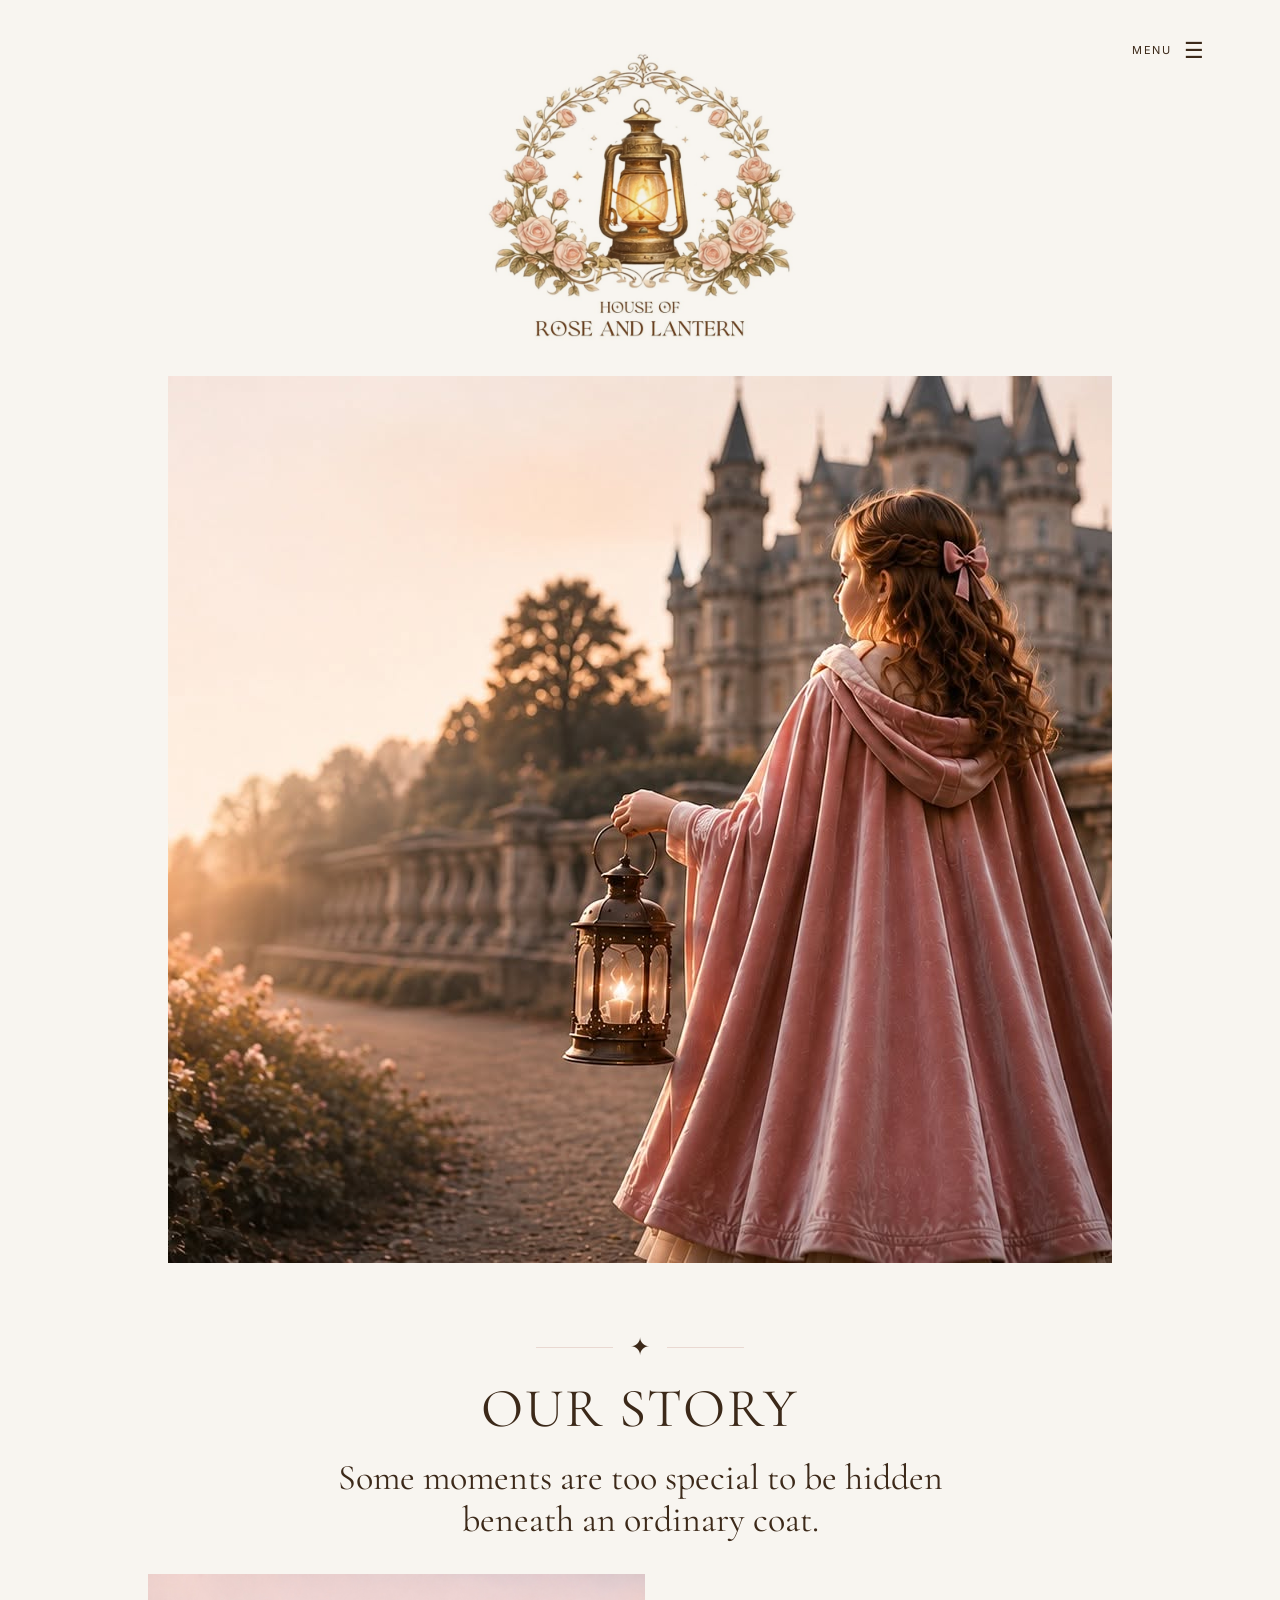
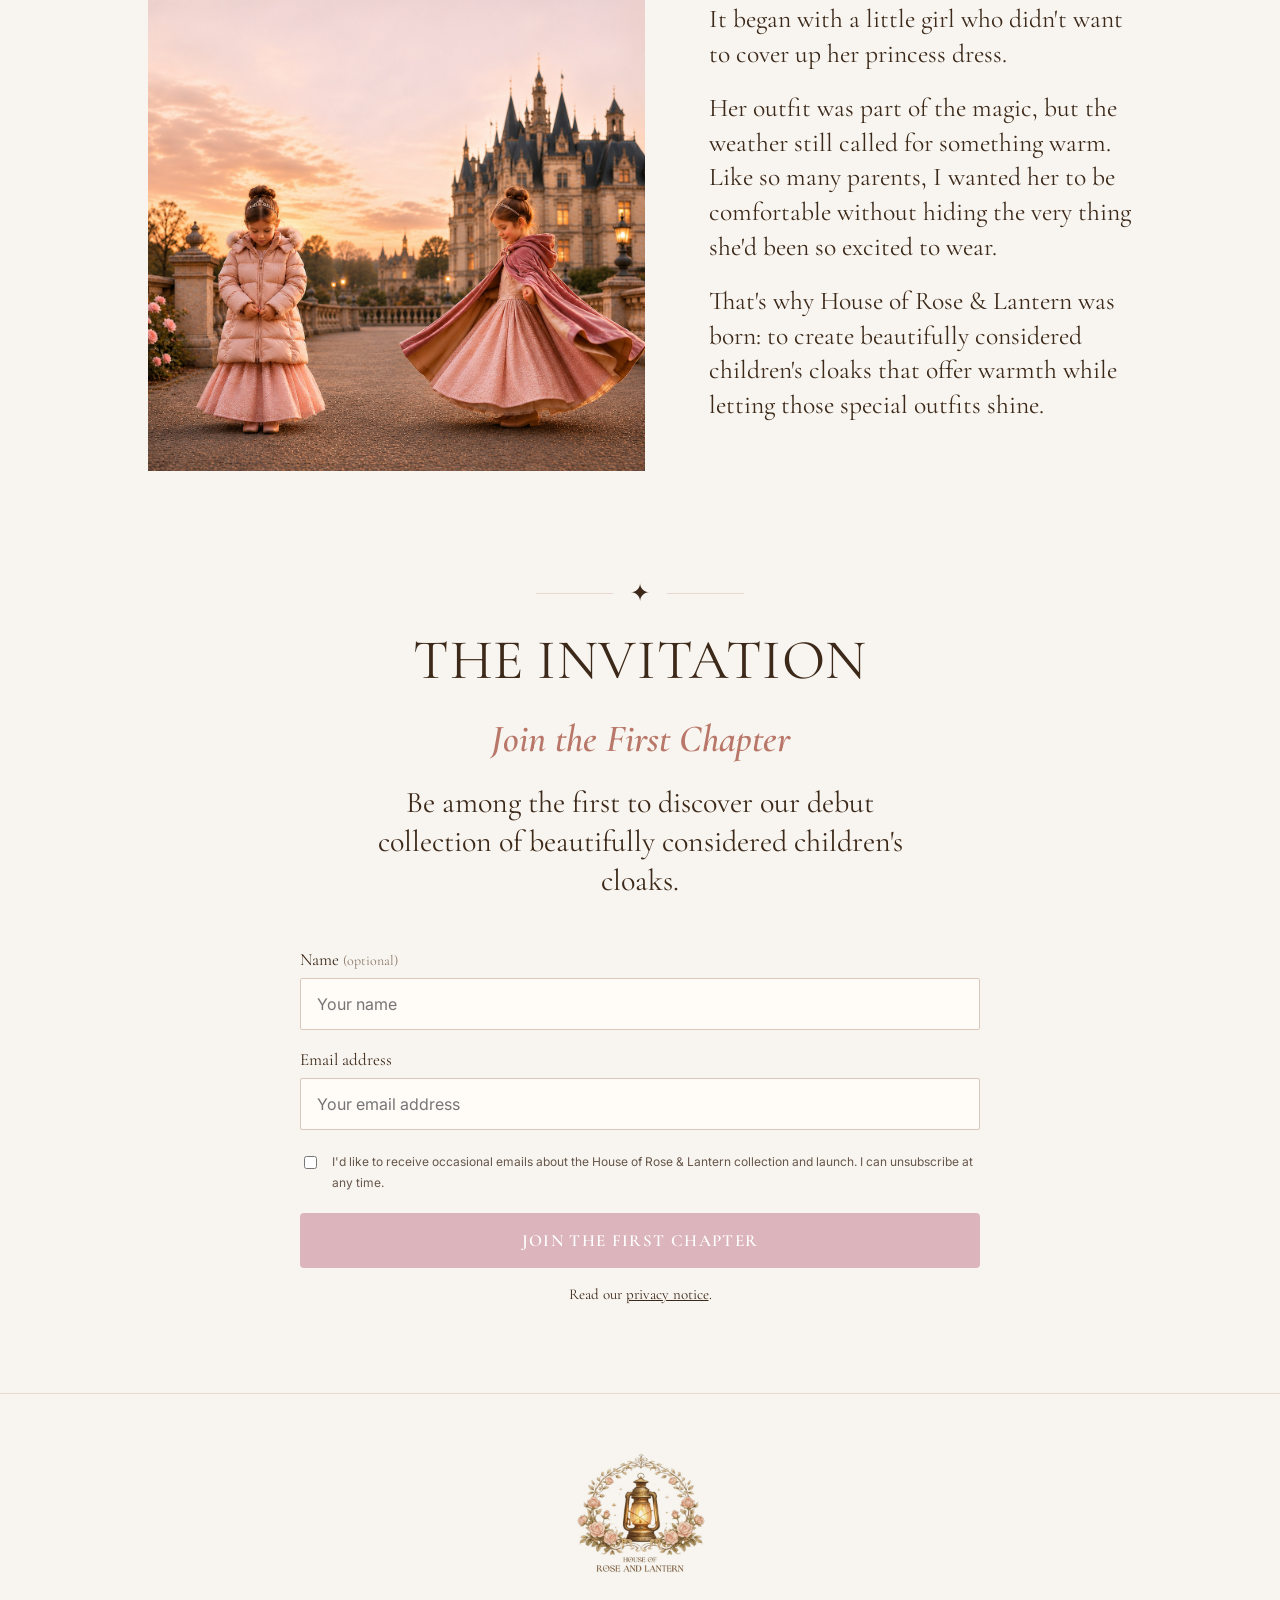
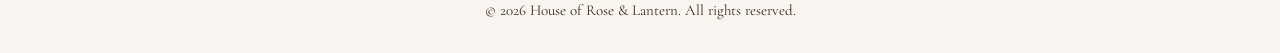
<file: index.html>
<!doctype html>
<html lang="en-GB">
<head>
  <meta charset="utf-8">
  <meta name="viewport" content="width=device-width,initial-scale=1">
  <meta name="theme-color" content="#f8f5f0">
  <meta name="description" content="House of Rose & Lantern. Beautifully considered children's cloaks. Join the First Chapter for news of our debut collection.">
  <meta property="og:title" content="House of Rose & Lantern | Join the First Chapter">
  <meta property="og:description" content="Some moments are too special to be hidden beneath an ordinary coat.">
  <meta property="og:image" content="assets/storybook-cloak.jpg">
  <title>House of Rose & Lantern | The Invitation</title>
  <link rel="preconnect" href="https://fonts.googleapis.com">
  <link rel="preconnect" href="https://fonts.gstatic.com" crossorigin>
  <link href="https://fonts.googleapis.com/css2?family=Cormorant+Garamond:ital,wght@0,400;0,500;0,600;1,500;1,600&family=Inter:wght@300;400;500&display=swap" rel="stylesheet">
  <link rel="stylesheet" href="assets/site.css">
</head>
<body id="top">
  <a class="skip" href="#invitation">Skip to invitation</a>
  <header class="masthead">
    <details class="menu-dropdown">
      <summary aria-label="Open navigation menu"><span>MENU</span><span class="menu-symbol" aria-hidden="true">☰</span></summary>
      <nav aria-label="Main navigation">
        <a href="#top">HOME</a>
        <a href="#story">OUR STORY</a>
        <a href="#invitation">THE INVITATION</a>
        <a href="privacy.html">PRIVACY NOTICE</a>
      </nav>
    </details>
    <a class="brand-link" href="#top" aria-label="House of Rose &amp; Lantern, back to top">
      <img class="logo" src="assets/brand-original.jpg" alt="House of Rose and Lantern original floral lantern logo" width="900" height="900">
    </a>
  </header>
  <main>
    <section class="hero" aria-label="The Storybook Cloak">
      <img src="assets/storybook-cloak.jpg" alt="A child wearing a flowing dusky pink cloak and holding a glowing lantern in a rose garden at sunset" width="1774" height="887" fetchpriority="high">
    </section>
    <section class="intro" id="story" aria-labelledby="story-heading">
      <div class="eyebrow" aria-hidden="true"><span></span> ✦ <span></span></div>
      <h1 id="story-heading">OUR STORY</h1>
      <p class="story-lead">Some moments are too special to be hidden beneath an ordinary coat.</p>
      <div class="story-content">
        <img src="assets/coat-cloak-story-new.jpg" alt="The same magical occasion, showing the difference between covering a special dress with a winter coat and wearing a flowing Storybook Cloak" loading="lazy" width="1254" height="1254">
        <div class="story-text">
          <p>It began with a little girl who didn't want to cover up her princess dress.</p>
          <p>Her outfit was part of the magic, but the weather still called for something warm. Like so many parents, I wanted her to be comfortable without hiding the very thing she'd been so excited to wear.</p>
          <p>That's why House of Rose &amp; Lantern was born: to create beautifully considered children's cloaks that offer warmth while letting those special outfits shine.</p>
        </div>
      </div>
    </section>
    <section class="invitation" id="invitation" aria-labelledby="invitation-heading">
      <div class="invitation-copy">
        <div class="eyebrow"><span></span> ✦ <span></span></div>
        <h2 id="invitation-heading">THE INVITATION</h2>
        <p class="script">Join the First Chapter</p>
        <p class="invite-description">Be among the first to discover our debut collection of beautifully considered children's cloaks.</p>
      </div>

      <form id="signup-form" class="signup" method="POST" action="https://formspree.io/f/xjywwpwb">
        <div class="fields">
          <label for="name">Name <span class="optional">(optional)</span></label>
          <input id="name" name="name" autocomplete="name" maxlength="120" placeholder="Your name">
          <label for="email">Email address</label>
          <input id="email" name="email" type="email" autocomplete="email" required placeholder="Your email address">
        </div>
        <input type="hidden" name="_subject" value="House of Rose & Lantern | First Chapter sign-up">
        <label class="consent"><input name="consent" type="checkbox" value="yes" required><span>I'd like to receive occasional emails about the House of Rose &amp; Lantern collection and launch. I can unsubscribe at any time.</span></label>
        <button type="submit">JOIN THE FIRST CHAPTER</button>
        <p class="form-message" id="form-message" role="status" aria-live="polite"></p>
        <p class="fine-print">Read our <a href="privacy.html">privacy notice</a>.</p>
      </form>
    </section>
  </main>
  <footer>
    <img src="assets/brand-original.jpg" alt="House of Rose and Lantern" width="900" height="900" loading="lazy">
    <p>© <span id="year">2026</span> House of Rose &amp; Lantern. All rights reserved.</p>
  </footer>
  <script src="assets/site.js" defer></script>
</body>
</html>
</file>
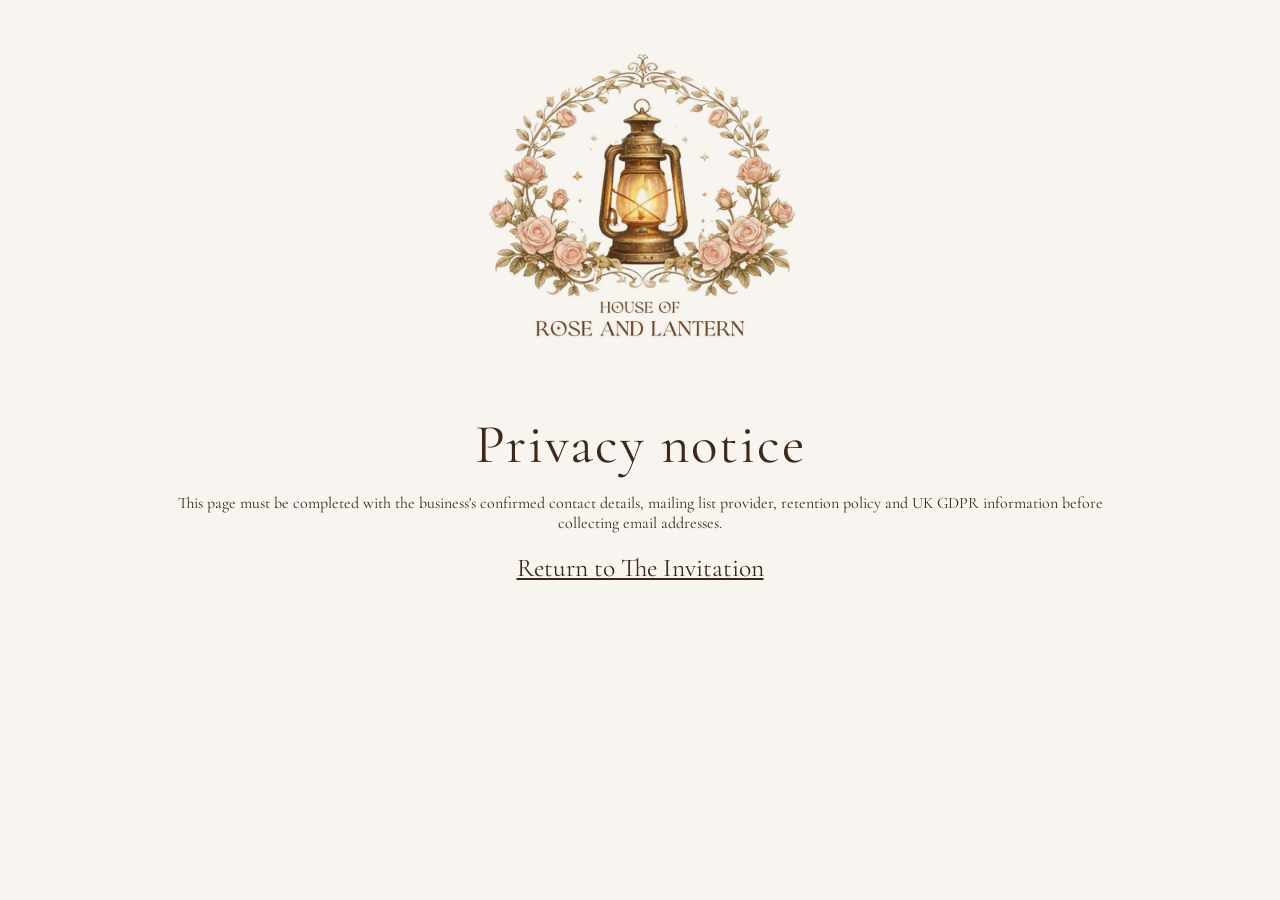
<file: privacy.html>
<!doctype html><html lang="en-GB"><head><meta charset="utf-8"><meta name="viewport" content="width=device-width,initial-scale=1"><meta name="robots" content="noindex"><title>Privacy notice | House of Rose & Lantern</title><link href="https://fonts.googleapis.com/css2?family=Cormorant+Garamond:wght@400;500&family=Inter:wght@400&display=swap" rel="stylesheet"><link rel="stylesheet" href="assets/site.css"></head><body><header class="masthead"><a href="index.html"><img class="logo" src="assets/brand-original.jpg" alt="House of Rose & Lantern"></a></header><main class="intro" style="padding-top:25px"><h1>Privacy notice</h1><p>This page must be completed with the business's confirmed contact details, mailing list provider, retention policy and UK GDPR information before collecting email addresses.</p><p><a href="index.html">Return to The Invitation</a></p></main></body></html>
</file>
<file: assets/site.css>
:root{--ivory:#f8f5f0;--ink:#3c2919;--rose:#b97769;--button:#dcb4bc;--line:#e9d8d1}*{box-sizing:border-box}html{scroll-behavior:smooth}body{margin:0;background:var(--ivory);color:var(--ink);font-family:'Cormorant Garamond',Georgia,serif;-webkit-font-smoothing:antialiased}a{color:inherit}a:hover{color:var(--rose)}.skip{position:absolute;top:-80px;left:12px;background:white;padding:12px;z-index:8}.skip:focus{top:10px}.masthead{text-align:center;padding:20px 20px 0}.brand-link{display:inline-block;line-height:0}.logo{display:block;width:clamp(250px,28vw,340px);height:auto;margin:auto}.main-nav{display:flex;justify-content:center;align-items:center;gap:clamp(34px,6vw,90px);border-top:1px solid var(--line);padding:18px 16px 20px;margin:12px auto 0;max-width:980px;flex-wrap:wrap}.main-nav a{text-decoration:none;font:500 11px Inter,sans-serif;letter-spacing:.22em;transition:color .2s}.main-nav a:hover,.main-nav a:focus-visible{color:var(--rose);text-decoration:underline;text-underline-offset:5px}.hero{position:relative;max-width:1120px;margin:18px auto 0;padding:0 20px}.hero>img{width:100%;display:block;aspect-ratio:16/7;object-fit:cover;object-position:center 45%;border-radius:2px}.intro{max-width:790px;text-align:center;margin:0 auto;padding:95px 22px 112px}.eyebrow{display:flex;align-items:center;gap:17px;justify-content:center;color:var(--ink);font-size:24px}.eyebrow span{width:77px;border-top:1px solid var(--line)}.kicker{margin:21px 0 17px;letter-spacing:.32em;color:#a77f72;font:400 10px Inter,sans-serif}.intro h1{font-weight:400;font-size:clamp(37px,4.7vw,65px);line-height:1.12;margin:0 0 25px}.intro>p:last-child{font-size:clamp(20px,2vw,27px);line-height:1.45;max-width:600px;margin:auto}.invitation{display:grid;grid-template-columns:minmax(0,1fr) minmax(0,.9fr);max-width:1250px;margin:auto;padding:0 28px 95px;column-gap:40px}.invitation-copy{text-align:center;padding:72px 0 0;align-self:center}.invitation h2{font-weight:400;font-size:clamp(37px,4.4vw,67px);letter-spacing:.01em;margin:21px 0 28px}.script{color:var(--rose);font-size:clamp(29px,3vw,43px);font-style:italic;font-weight:600;margin:0 0 21px}.invite-description{font-size:clamp(24px,2.35vw,33px);line-height:1.3;max-width:560px;margin:0 auto}.invitation-art{align-self:stretch;overflow:hidden;min-height:430px}.invitation-art img{width:100%;height:100%;object-fit:cover;display:block}.signup{grid-column:1/-1;width:min(760px,100%);margin:38px auto 0}.fields{display:grid;gap:8px}.fields label{font-size:17px;margin-top:11px}.optional{font-size:14px;color:#8c796a}.fields input{background:#fffcf8;border:1px solid #d9c8bb;border-radius:2px;padding:15px 16px;color:var(--ink);font:16px Inter,sans-serif;outline-offset:3px;width:100%}.fields input:focus{outline:2px solid var(--rose)}.consent{display:flex;gap:12px;align-items:start;font:12px/1.7 Inter,sans-serif;color:#66564a;margin:22px 0 20px}.consent input{margin-top:4px;accent-color:#a77674;flex:none}.signup button{border:0;border-radius:4px;background:var(--button);color:white;display:block;width:100%;padding:17px 15px;cursor:pointer;font:600 17px 'Cormorant Garamond',serif;letter-spacing:.08em}.signup button:hover{background:#c9949d}.signup button:focus-visible{outline:2px solid var(--ink);outline-offset:3px}.form-message{font:13px/1.6 Inter,sans-serif;text-align:center;min-height:0}.fine-print{text-align:center;font-size:15px;margin:17px 0 0}footer{border-top:1px solid var(--line);text-align:center;padding:43px 20px 34px}footer img{display:block;width:145px;height:auto;margin:0 auto 14px}footer p{font-size:15px;margin:0}@media(max-width:730px){.masthead{padding:14px 12px 0}.logo{width:240px}.main-nav{gap:18px 24px;padding:15px 6px 17px;justify-content:center}.main-nav a{font-size:10px;letter-spacing:.11em}.hero{margin-top:14px;padding:0 12px}.hero>img{aspect-ratio:5/6;object-position:58%}.intro{padding:62px 22px 77px}.invitation{display:flex;flex-direction:column;gap:0;padding:0 20px 68px}.invitation-copy{padding:10px 0 31px}.invitation h2{margin:12px 0 19px}.invitation-art{min-height:0;max-height:350px}.invitation-art img{height:350px;object-position:center 50%}.signup{margin:26px 0 0}.intro h1{font-size:clamp(37px,9vw,53px)}}

#story,#invitation{scroll-margin-top:20px}

/* Refined boutique layout: original artwork and unobtrusive dropdown navigation. */
.masthead{position:relative;padding:13px 28px 0;min-height:0}
.brand-link{display:block;width:max-content;margin:0 auto}
.logo{width:clamp(260px,31vw,360px);height:auto;mix-blend-mode:multiply}
.menu-dropdown{position:absolute;right:clamp(18px,5vw,80px);top:29px;z-index:10;text-align:right;font-family:Inter,sans-serif}
.menu-dropdown summary{list-style:none;display:flex;align-items:center;gap:12px;cursor:pointer;font-size:11px;letter-spacing:.17em;color:var(--ink);padding:10px}
.menu-dropdown summary::-webkit-details-marker{display:none}
.menu-symbol{font-size:22px;line-height:1}
.menu-dropdown nav{display:flex;flex-direction:column;gap:0;background:#fffcf8;border:1px solid var(--line);box-shadow:0 9px 22px #3c291915;min-width:205px;padding:10px 0}
.menu-dropdown nav a{display:block;padding:11px 20px;font-size:11px;letter-spacing:.12em;text-decoration:none}
.menu-dropdown nav a:hover,.menu-dropdown nav a:focus-visible{background:#f7eee9}
.hero{max-width:1000px;margin:3px auto 0;padding:0 28px}
.hero>img{aspect-ratio:18/5;object-position:center 49%;border-radius:0}
.intro{max-width:1040px;padding:70px 28px 86px}
.intro h1{font-size:clamp(34px,4.4vw,55px);font-weight:400;letter-spacing:.035em;margin:16px 0 17px}
.intro .story-lead{font-size:clamp(23px,2.9vw,36px);line-height:1.18;max-width:710px;margin:0 auto 32px}
.story-content{display:grid;grid-template-columns:minmax(0,1fr) minmax(0,.85fr);align-items:center;gap:clamp(25px,5vw,65px);text-align:left}
.story-content img{width:100%;height:auto;display:block}
.intro .story-text p{font-size:clamp(21px,2vw,26px);line-height:1.36;margin:0 0 19px}
.invitation{display:block;max-width:790px;padding:0 24px 90px}
.invitation-copy{padding:22px 0 0}
.invitation h2{margin:18px 0 22px}
.signup{width:min(680px,100%);margin:38px auto 0}
footer img{width:150px;mix-blend-mode:multiply}
@media(max-width:730px){
 .masthead{padding:14px 13px 0}
 .brand-link{margin:auto}
 .logo{width:clamp(210px,54vw,290px)}
 .menu-dropdown{top:16px;right:8px}
 .menu-dropdown summary{font-size:0;gap:0;padding:11px}
 .menu-symbol{font-size:23px}
 .hero{padding:0 13px;margin-top:0}
 .hero>img{aspect-ratio:8/5;object-position:55% 50%}
 .intro{padding:62px 22px 76px}
 .story-content{display:flex;flex-direction:column;gap:27px;text-align:center}
 .intro .story-lead{margin-bottom:28px}
 .intro .story-text p{font-size:23px;line-height:1.35}
 .invitation{padding:0 20px 65px}
}
</file>
